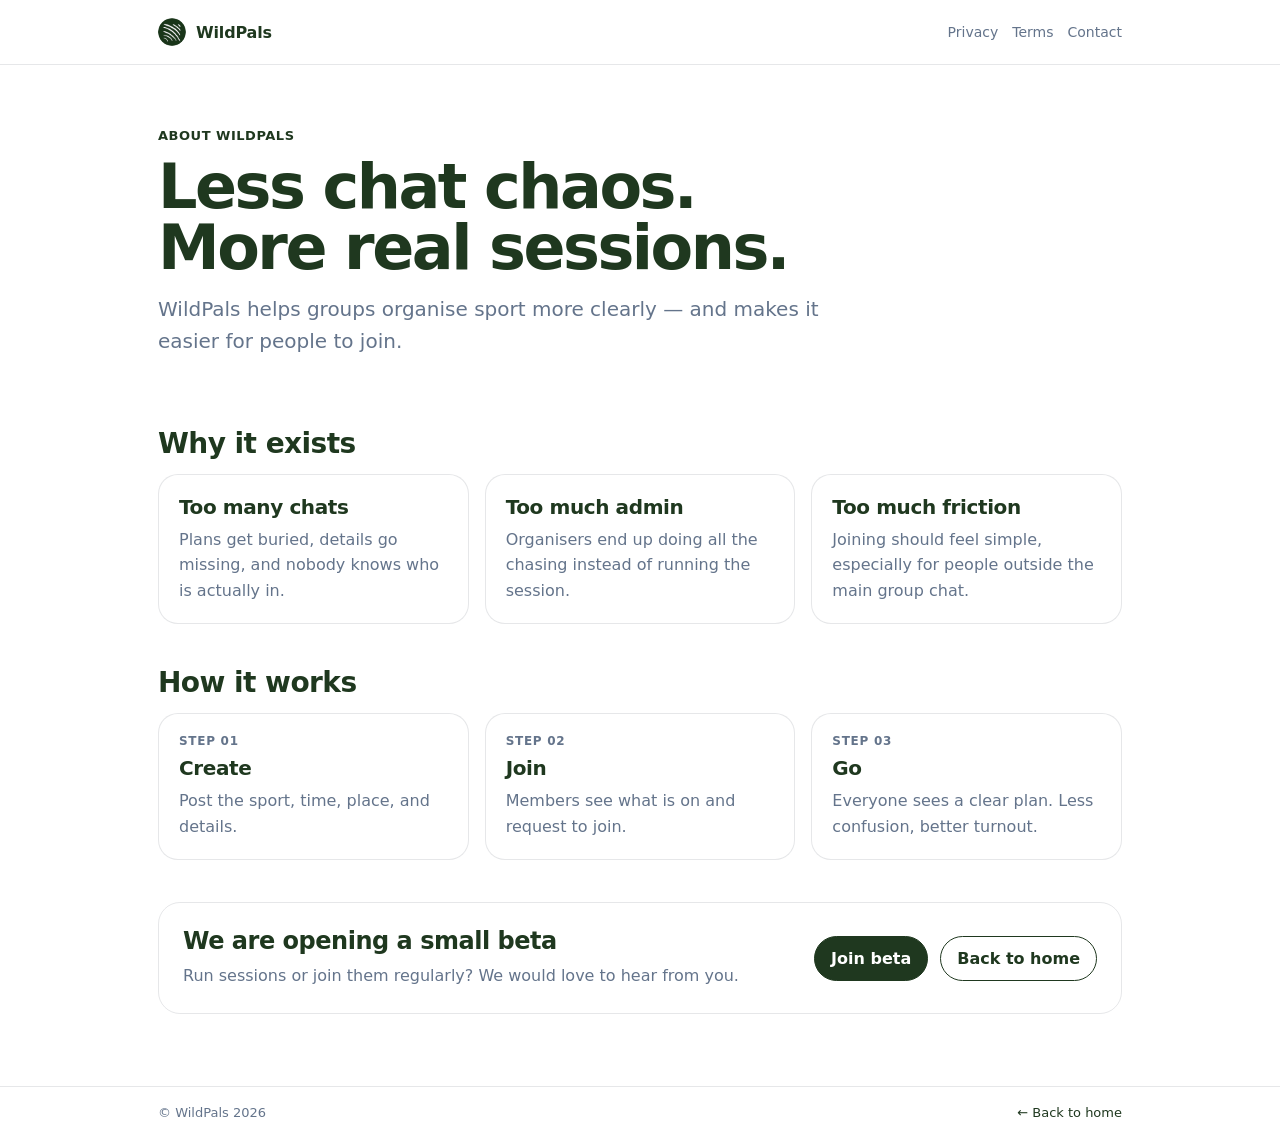
<file: about.html>
<!doctype html>
<html lang="en">
<head>
  <meta charset="utf-8" />
  <link rel="icon" type="image/png" href="logo.png">
  <meta name="viewport" content="width=device-width,initial-scale=1" />
  <title>About Us — WildPals</title>
  <style>
    :root{
      --green:#1f381f;
      --text:#0f172a;
      --muted:#64748b;
      --border:rgba(15,23,42,0.10);
      --max:1000px;
      --shadow:0 16px 36px rgba(15,23,42,0.08);
    }

    *{box-sizing:border-box}

    body{
      margin:0;
      font-family: system-ui, -apple-system, Segoe UI, Roboto, Arial, sans-serif;
      color:var(--text);
      background:#fff;
    }

    a{color:var(--green); text-decoration:none}
    a:hover{text-decoration:none}

    .top{
      border-bottom:1px solid var(--border);
    }

    .topbar{
      max-width:var(--max);
      margin:0 auto;
      padding:18px;
      display:flex;
      align-items:center;
      justify-content:space-between;
      gap:14px;
    }

    .brand{
      display:flex;
      align-items:center;
      gap:10px;
      font-weight:800;
      letter-spacing:-0.01em;
      color:var(--green);
    }

    .brand img{
      width:28px;
      height:28px;
      border-radius:999px;
    }

    .links{
      display:flex;
      gap:14px;
      font-size:14px;
      color:var(--muted);
      flex-wrap:wrap;
    }

    .links a{color:var(--muted)}
    .links a:hover{color:var(--text)}

    main{
      max-width:var(--max);
      margin:0 auto;
      padding:40px 18px 72px;
    }

    .hero{
      padding:20px 0 28px;
    }

    .eyebrow{
      display:inline-block;
      margin-bottom:14px;
      color:var(--green);
      font-size:13px;
      font-weight:800;
      letter-spacing:0.04em;
      text-transform:uppercase;
    }

    h1{
      margin:0 0 14px;
      color:var(--green);
      font-size:clamp(38px, 5vw, 62px);
      line-height:0.98;
      letter-spacing:-0.04em;
      max-width:700px;
    }

    .lede{
      margin:0;
      max-width:700px;
      color:var(--muted);
      font-size:20px;
      line-height:1.6;
    }

    .section{
      margin-top:42px;
    }

    .section h2{
      margin:0 0 14px;
      color:var(--green);
      font-size:28px;
      letter-spacing:-0.02em;
    }

    .grid{
      display:grid;
      grid-template-columns:repeat(3, 1fr);
      gap:16px;
    }

    .card{
      border:1px solid var(--border);
      border-radius:20px;
      padding:20px;
      background:#fff;
      transition:transform .2s ease, box-shadow .2s ease;
    }

    .card:hover{
      transform:translateY(-4px);
      box-shadow:var(--shadow);
    }

    .card h3{
      margin:0 0 8px;
      color:var(--green);
      font-size:20px;
      letter-spacing:-0.02em;
    }

    .card p{
      margin:0;
      color:var(--muted);
      line-height:1.6;
    }

    .steps{
      display:grid;
      grid-template-columns:repeat(3, 1fr);
      gap:16px;
    }

    .step{
      border:1px solid var(--border);
      border-radius:20px;
      padding:20px;
      background:#fff;
    }

    .step-number{
      margin-bottom:8px;
      font-size:12px;
      font-weight:800;
      color:var(--muted);
      letter-spacing:0.06em;
    }

    .step h3{
      margin:0 0 8px;
      color:var(--green);
      font-size:20px;
      letter-spacing:-0.02em;
    }

    .step p{
      margin:0;
      color:var(--muted);
      line-height:1.6;
    }

    .cta-box{
      margin-top:42px;
      border:1px solid var(--border);
      border-radius:22px;
      padding:24px;
      display:flex;
      justify-content:space-between;
      align-items:center;
      gap:18px;
      flex-wrap:wrap;
    }

    .cta-copy h3{
      margin:0 0 8px;
      color:var(--green);
      font-size:24px;
      letter-spacing:-0.02em;
    }

    .cta-copy p{
      margin:0;
      color:var(--muted);
      line-height:1.6;
      max-width:560px;
    }

    .cta-actions{
      display:flex;
      gap:12px;
      flex-wrap:wrap;
    }

    .btn{
      display:inline-flex;
      align-items:center;
      justify-content:center;
      padding:12px 16px;
      border-radius:999px;
      border:1px solid var(--green);
      background:var(--green);
      color:#fff;
      font-weight:800;
    }

    .btn.secondary{
      background:transparent;
      color:var(--green);
    }

    footer{
      border-top:1px solid var(--border);
      color:var(--muted);
      font-size:13px;
    }

    .footerbar{
      max-width:var(--max);
      margin:0 auto;
      padding:18px;
      display:flex;
      justify-content:space-between;
      gap:12px;
      flex-wrap:wrap;
    }

    @media (max-width:900px){
      .grid,
      .steps{
        grid-template-columns:1fr;
      }

      .lede{
        font-size:18px;
      }
    }
  </style>
</head>
<body>
  <header class="top">
    <div class="topbar">
      <a class="brand" href="/">
        <img src="logo.png" alt="WildPals logo" />
        <span>WildPals</span>
      </a>
      <nav class="links">
        <a href="/privacy.html">Privacy</a>
        <a href="/terms.html">Terms</a>
        <a href="mailto:hello@wildpals.uk?subject=WildPals%20Question">Contact</a>
      </nav>
    </div>
  </header>

  <main>
    <section class="hero">
      <div class="eyebrow">About WildPals</div>
      <h1>Less chat chaos. More real sessions.</h1>
      <p class="lede">
        WildPals helps groups organise sport more clearly — and makes it easier for people to join.
      </p>
    </section>

    <section class="section">
      <h2>Why it exists</h2>
      <div class="grid">
        <div class="card">
          <h3>Too many chats</h3>
          <p>Plans get buried, details go missing, and nobody knows who is actually in.</p>
        </div>
        <div class="card">
          <h3>Too much admin</h3>
          <p>Organisers end up doing all the chasing instead of running the session.</p>
        </div>
        <div class="card">
          <h3>Too much friction</h3>
          <p>Joining should feel simple, especially for people outside the main group chat.</p>
        </div>
      </div>
    </section>

    <section class="section">
      <h2>How it works</h2>
      <div class="steps">
        <div class="step">
          <div class="step-number">STEP 01</div>
          <h3>Create</h3>
          <p>Post the sport, time, place, and details.</p>
        </div>
        <div class="step">
          <div class="step-number">STEP 02</div>
          <h3>Join</h3>
          <p>Members see what is on and request to join.</p>
        </div>
        <div class="step">
          <div class="step-number">STEP 03</div>
          <h3>Go</h3>
          <p>Everyone sees a clear plan. Less confusion, better turnout.</p>
        </div>
      </div>
    </section>

    <section class="cta-box">
      <div class="cta-copy">
        <h3>We are opening a small beta</h3>
        <p>Run sessions or join them regularly? We would love to hear from you.</p>
      </div>
      <div class="cta-actions">
        <a class="btn" href="mailto:hello@wildpals.uk?subject=WildPals%20Beta%20Tester">Join beta</a>
        <a class="btn secondary" href="/">Back to home</a>
      </div>
    </section>
  </main>

  <footer>
    <div class="footerbar">
      <div>© WildPals 2026</div>
      <div><a href="/">← Back to home</a></div>
    </div>
  </footer>
</body>
</html>
</file>
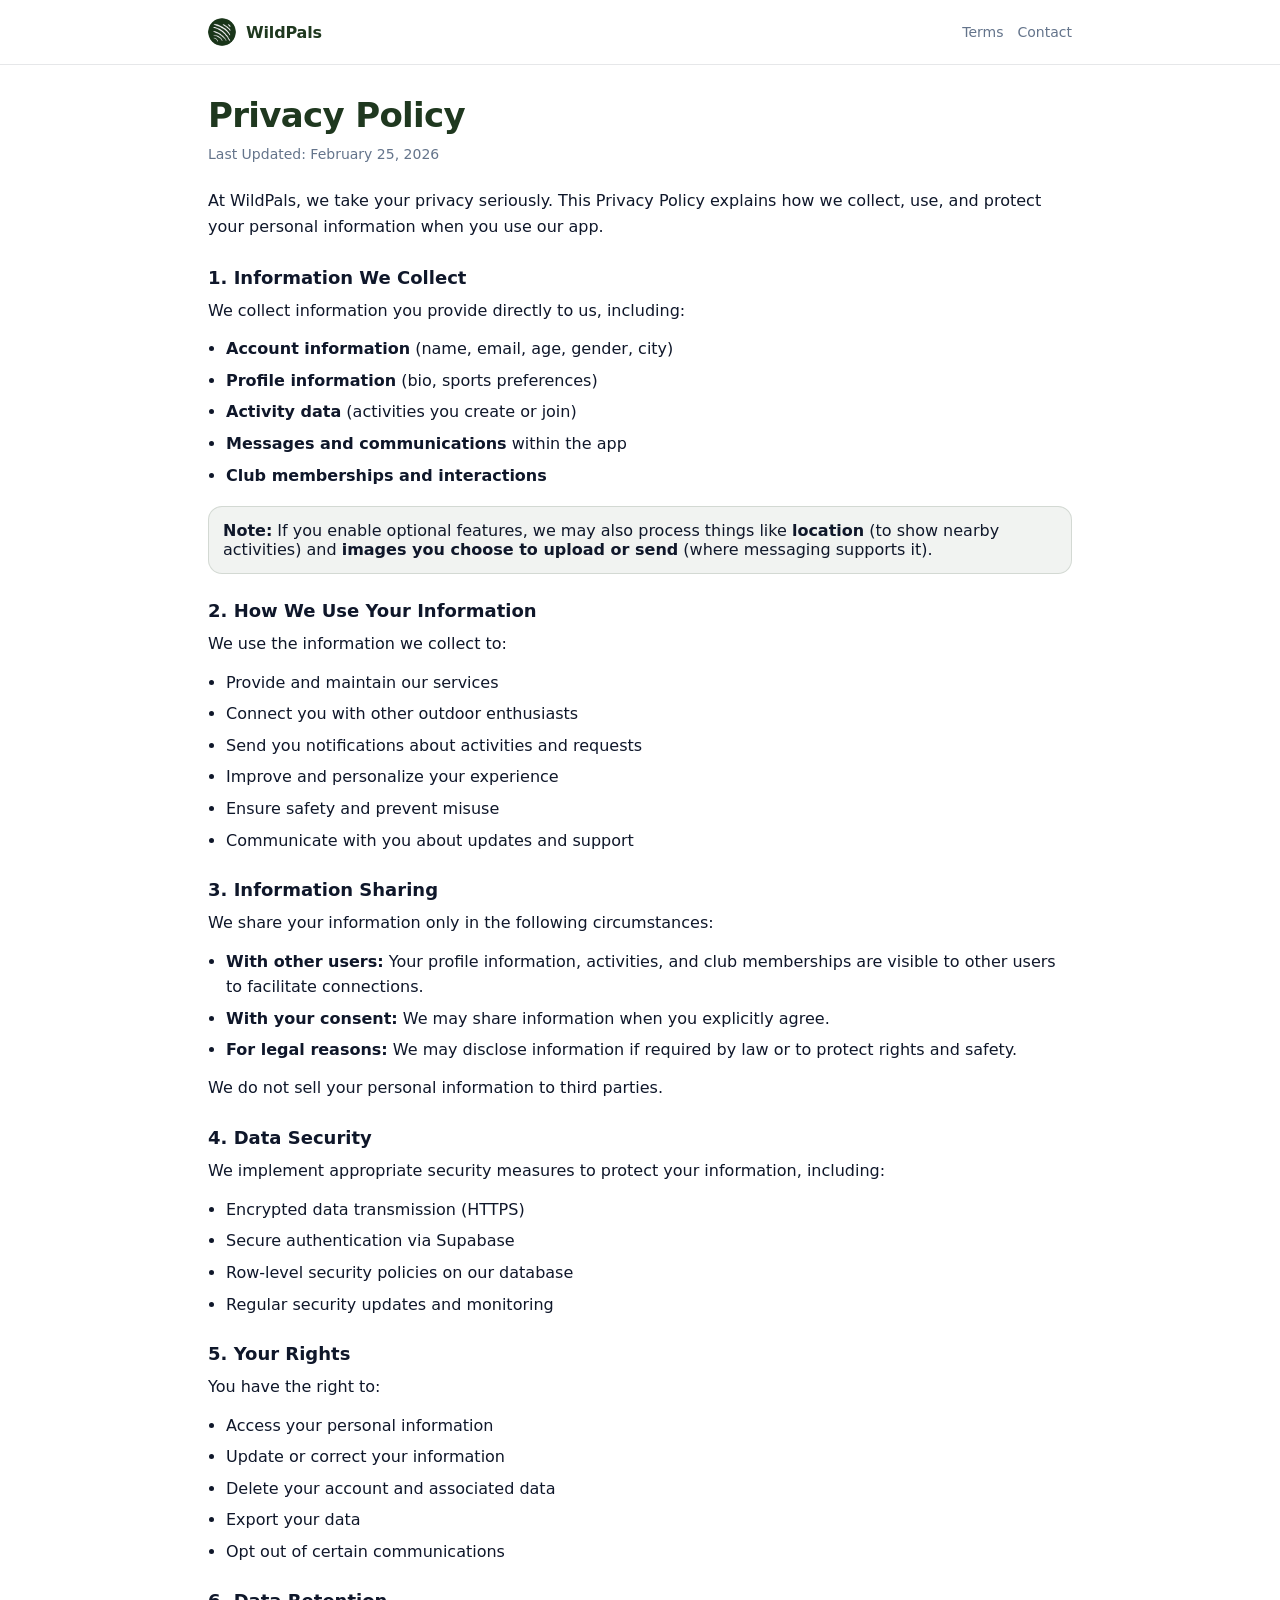
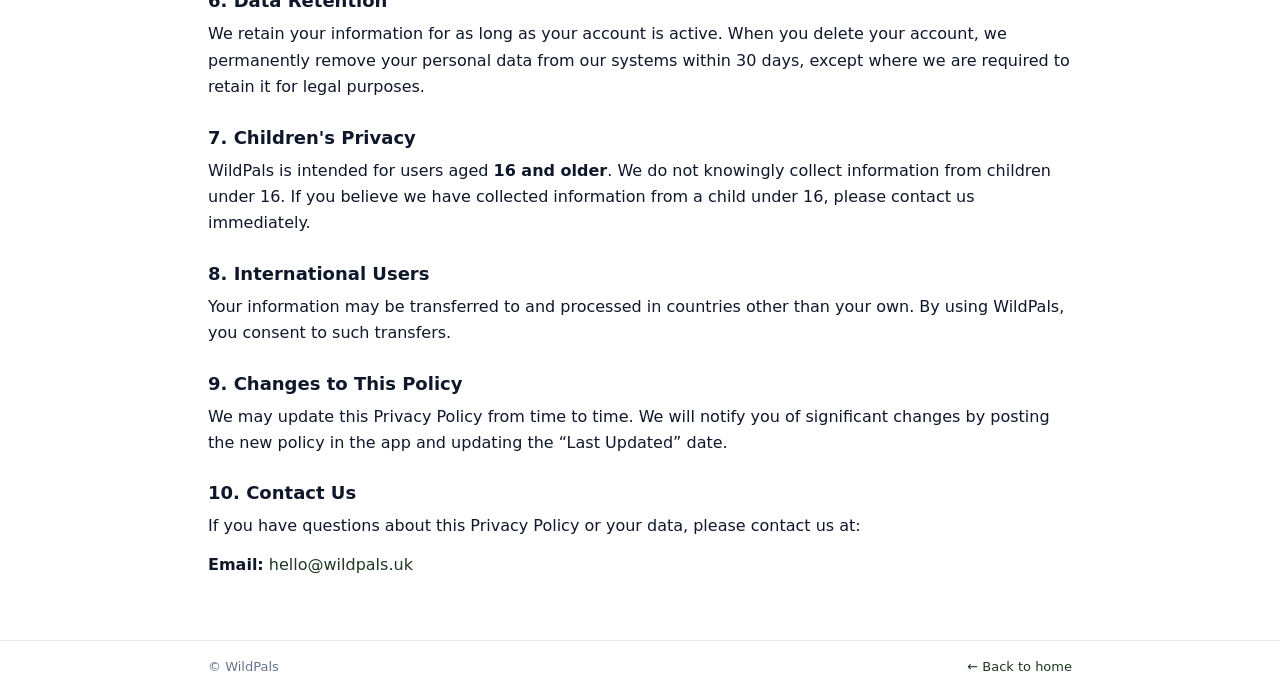
<file: privacy.html>
<!doctype html>
<html lang="en">
<head>
  <meta charset="utf-8" />
  <link rel="icon" type="image/png" href="logo.png">
  <meta name="viewport" content="width=device-width,initial-scale=1" />
  <title>Privacy Policy — WildPals</title>
  <style>
    :root{
      --green:#1f381f;
      --text:#0f172a;
      --muted:#64748b;
      --border:rgba(15,23,42,0.10);
      --max:900px;
    }
    *{box-sizing:border-box}
    body{
      margin:0;
      font-family: system-ui, -apple-system, Segoe UI, Roboto, Arial, sans-serif;
      color:var(--text);
      background:#fff;
    }
    a{color:var(--green); text-decoration:none}
    a:hover{text-decoration:underline}
    .top{
      border-bottom:1px solid var(--border);
    }
    .topbar{
      max-width:var(--max);
      margin:0 auto;
      padding:18px 18px;
      display:flex;
      align-items:center;
      justify-content:space-between;
      gap:14px;
    }
    .brand{
      display:flex;
      align-items:center;
      gap:10px;
      font-weight:800;
      letter-spacing:-0.01em;
      color:var(--green);
    }
    .brand img{width:28px;height:28px;border-radius:999px}
    .links{
      display:flex;
      gap:14px;
      font-size:14px;
      color:var(--muted);
    }
    .links a{color:var(--muted)}
    .links a:hover{color:var(--text)}
    main{
      max-width:var(--max);
      margin:0 auto;
      padding:30px 18px 50px;
    }
    h1{
      margin:0 0 8px;
      color:var(--green);
      font-size:34px;
      letter-spacing:-0.02em;
    }
    .updated{
      margin:0 0 22px;
      color:var(--muted);
      font-size:14px;
    }
    h2{
      margin:26px 0 10px;
      font-size:18px;
      color:var(--text);
    }
    p{margin:0 0 12px; line-height:1.65}
    ul{margin:0 0 12px 18px; padding:0}
    li{margin:6px 0; line-height:1.6}
    .note{
      background:rgba(31,56,31,0.06);
      border:1px solid rgba(31,56,31,0.14);
      padding:14px 14px;
      border-radius:14px;
      color:#0f172a;
      margin:18px 0 6px;
    }
    footer{
      border-top:1px solid var(--border);
      color:var(--muted);
      font-size:13px;
    }
    .footerbar{
      max-width:var(--max);
      margin:0 auto;
      padding:18px 18px;
      display:flex;
      justify-content:space-between;
      gap:12px;
      flex-wrap:wrap;
    }
  </style>
</head>
<body>
  <header class="top">
    <div class="topbar">
      <a class="brand" href="/">
        <img src="logo.png" alt="WildPals logo" />
        <span>WildPals</span>
      </a>
      <nav class="links">
        <a href="/terms.html">Terms</a>
        <a href="mailto:hello@wildpals.uk?subject=Privacy%20Question">Contact</a>
      </nav>
    </div>
  </header>

  <main>
    <h1>Privacy Policy</h1>
    <p class="updated">Last Updated: February 25, 2026</p>

    <p>At WildPals, we take your privacy seriously. This Privacy Policy explains how we collect, use, and protect your personal information when you use our app.</p>

    <h2>1. Information We Collect</h2>
    <p>We collect information you provide directly to us, including:</p>
    <ul>
      <li><strong>Account information</strong> (name, email, age, gender, city)</li>
      <li><strong>Profile information</strong> (bio, sports preferences)</li>
      <li><strong>Activity data</strong> (activities you create or join)</li>
      <li><strong>Messages and communications</strong> within the app</li>
      <li><strong>Club memberships and interactions</strong></li>
    </ul>

    <div class="note">
      <strong>Note:</strong> If you enable optional features, we may also process things like <strong>location</strong> (to show nearby activities) and <strong>images you choose to upload or send</strong> (where messaging supports it).
    </div>

    <h2>2. How We Use Your Information</h2>
    <p>We use the information we collect to:</p>
    <ul>
      <li>Provide and maintain our services</li>
      <li>Connect you with other outdoor enthusiasts</li>
      <li>Send you notifications about activities and requests</li>
      <li>Improve and personalize your experience</li>
      <li>Ensure safety and prevent misuse</li>
      <li>Communicate with you about updates and support</li>
    </ul>

    <h2>3. Information Sharing</h2>
    <p>We share your information only in the following circumstances:</p>
    <ul>
      <li><strong>With other users:</strong> Your profile information, activities, and club memberships are visible to other users to facilitate connections.</li>
      <li><strong>With your consent:</strong> We may share information when you explicitly agree.</li>
      <li><strong>For legal reasons:</strong> We may disclose information if required by law or to protect rights and safety.</li>
    </ul>
    <p>We do not sell your personal information to third parties.</p>

    <h2>4. Data Security</h2>
    <p>We implement appropriate security measures to protect your information, including:</p>
    <ul>
      <li>Encrypted data transmission (HTTPS)</li>
      <li>Secure authentication via Supabase</li>
      <li>Row-level security policies on our database</li>
      <li>Regular security updates and monitoring</li>
    </ul>

    <h2>5. Your Rights</h2>
    <p>You have the right to:</p>
    <ul>
      <li>Access your personal information</li>
      <li>Update or correct your information</li>
      <li>Delete your account and associated data</li>
      <li>Export your data</li>
      <li>Opt out of certain communications</li>
    </ul>

    <h2>6. Data Retention</h2>
    <p>We retain your information for as long as your account is active. When you delete your account, we permanently remove your personal data from our systems within 30 days, except where we are required to retain it for legal purposes.</p>

    <h2>7. Children's Privacy</h2>
    <p>WildPals is intended for users aged <strong>16 and older</strong>. We do not knowingly collect information from children under 16. If you believe we have collected information from a child under 16, please contact us immediately.</p>

    <h2>8. International Users</h2>
    <p>Your information may be transferred to and processed in countries other than your own. By using WildPals, you consent to such transfers.</p>

    <h2>9. Changes to This Policy</h2>
    <p>We may update this Privacy Policy from time to time. We will notify you of significant changes by posting the new policy in the app and updating the “Last Updated” date.</p>

    <h2>10. Contact Us</h2>
    <p>If you have questions about this Privacy Policy or your data, please contact us at:</p>
    <p><strong>Email:</strong> <a href="mailto:hello@wildpals.uk">hello@wildpals.uk</a></p>
  </main>

  <footer>
    <div class="footerbar">
      <div>© WildPals</div>
      <div><a href="/">← Back to home</a></div>
    </div>
  </footer>
</body>
</html>
</file>
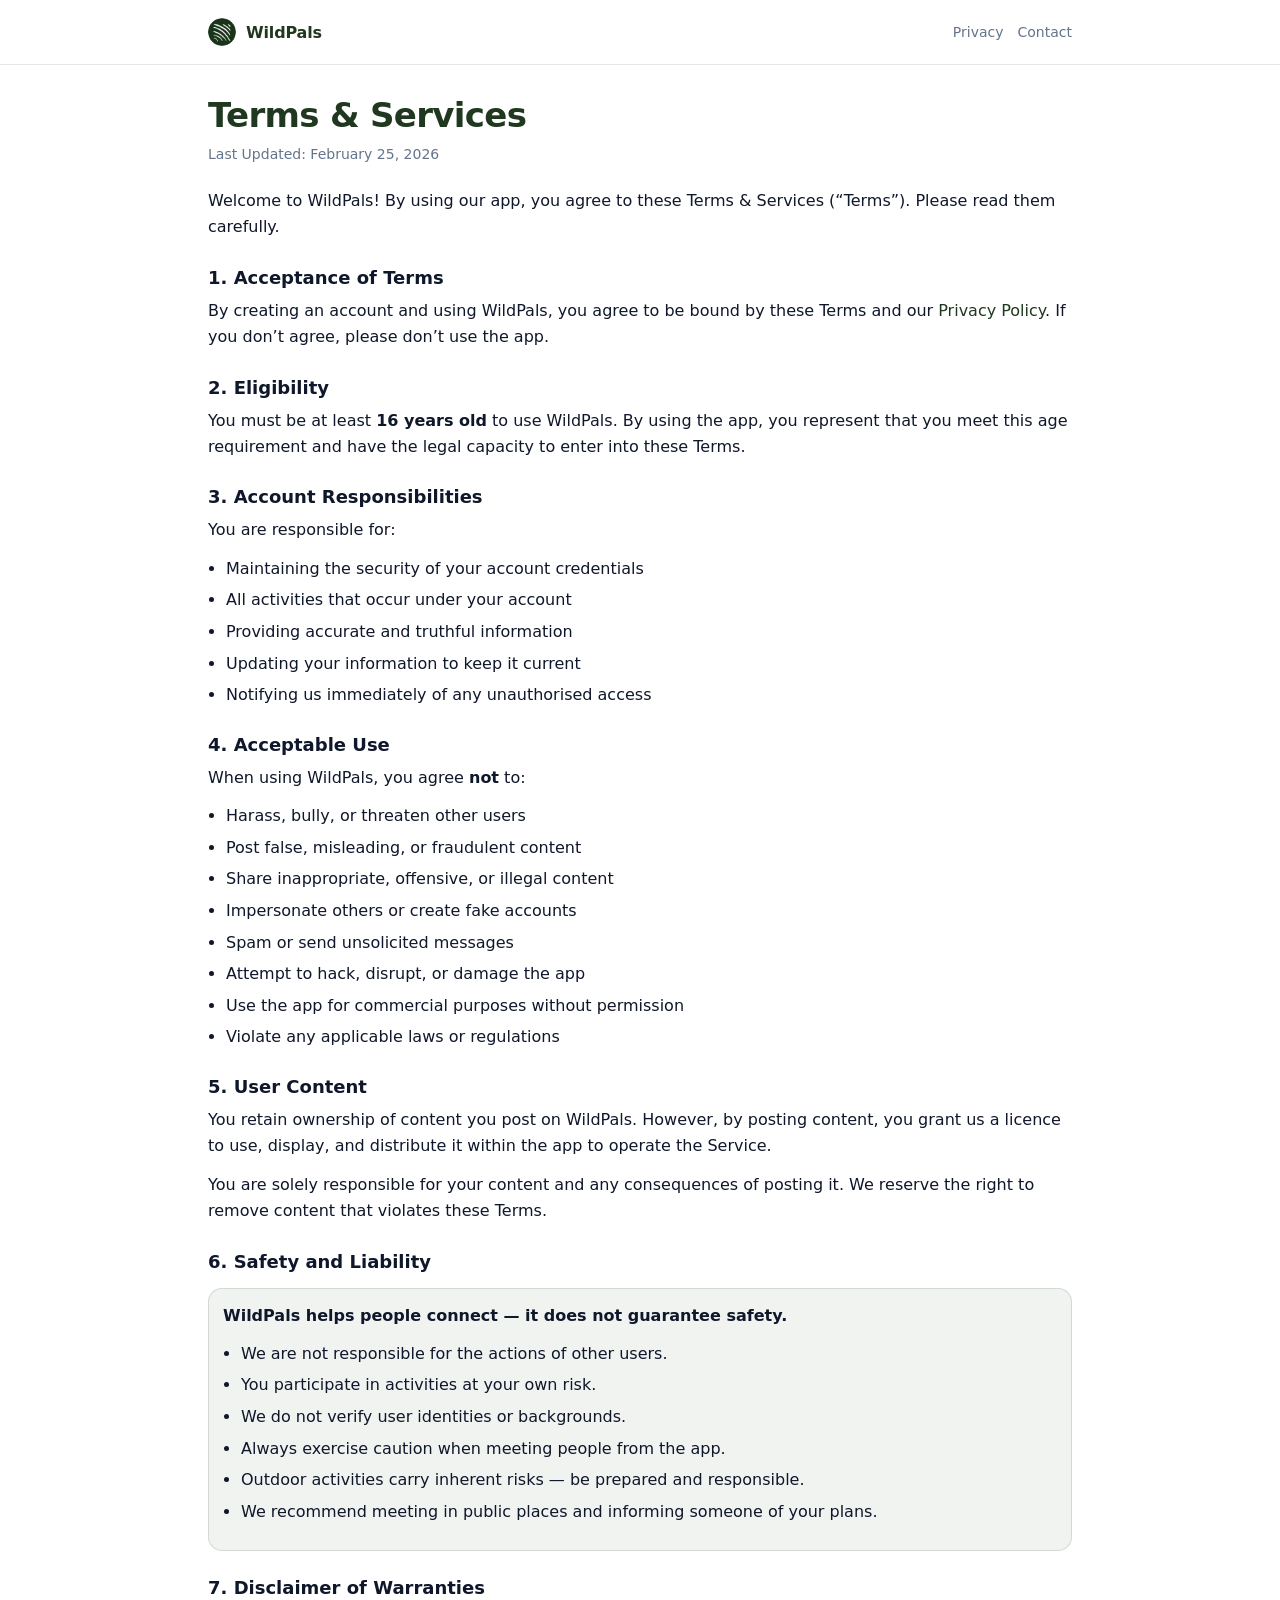
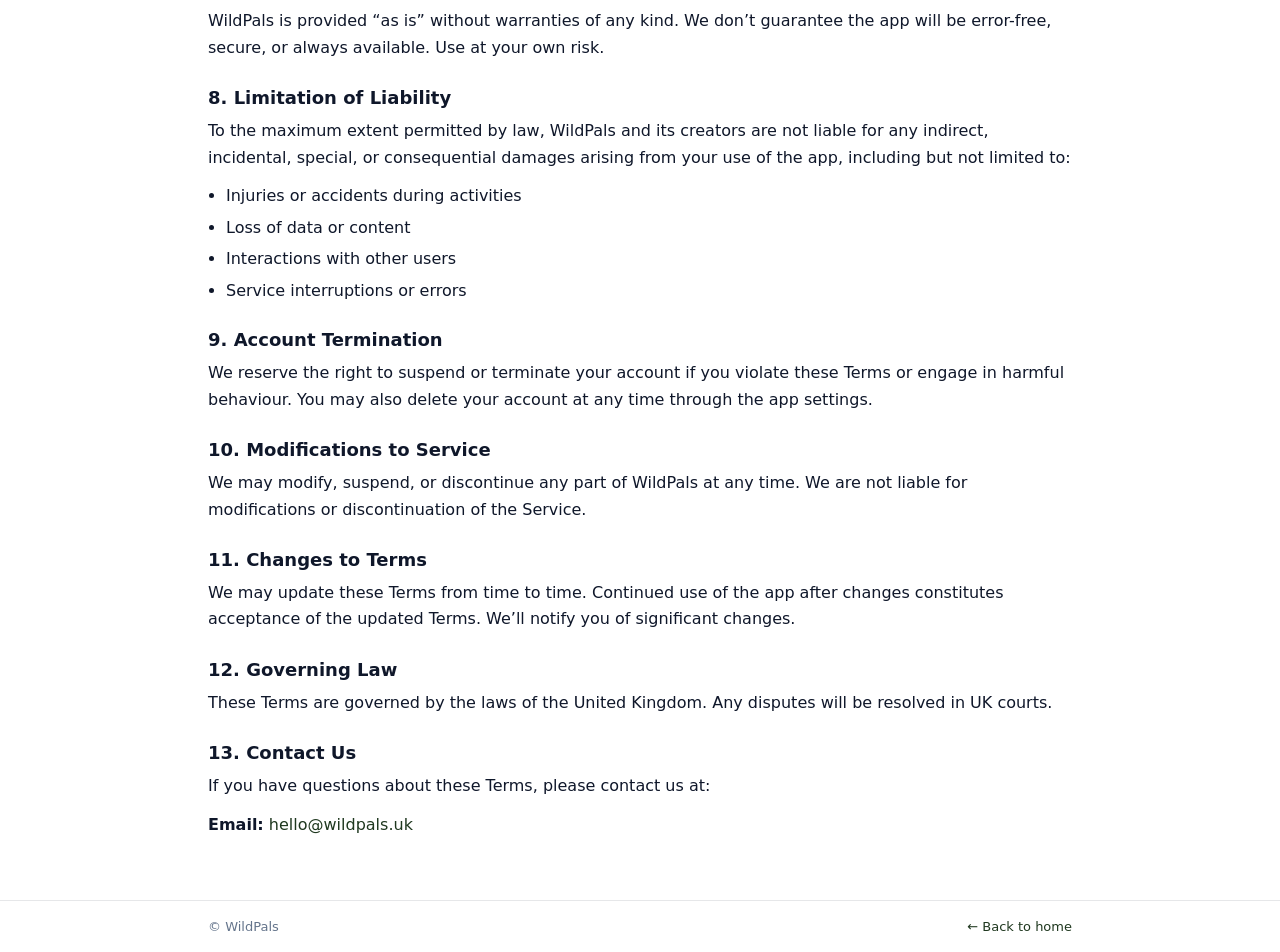
<file: terms.html>
<!doctype html>
<html lang="en">
<head>
  <meta charset="utf-8" />
  <link rel="icon" type="image/png" href="logo.png">
  <meta name="viewport" content="width=device-width,initial-scale=1" />
  <title>Terms & Services — WildPals</title>
  <style>
    :root{
      --green:#1f381f;
      --text:#0f172a;
      --muted:#64748b;
      --border:rgba(15,23,42,0.10);
      --max:900px;
    }
    *{box-sizing:border-box}
    body{
      margin:0;
      font-family: system-ui, -apple-system, Segoe UI, Roboto, Arial, sans-serif;
      color:var(--text);
      background:#fff;
    }
    a{color:var(--green); text-decoration:none}
    a:hover{text-decoration:underline}
    .top{border-bottom:1px solid var(--border)}
    .topbar{
      max-width:var(--max);
      margin:0 auto;
      padding:18px 18px;
      display:flex;
      align-items:center;
      justify-content:space-between;
      gap:14px;
    }
    .brand{
      display:flex;
      align-items:center;
      gap:10px;
      font-weight:800;
      letter-spacing:-0.01em;
      color:var(--green);
    }
    .brand img{width:28px;height:28px;border-radius:999px}
    .links{
      display:flex;
      gap:14px;
      font-size:14px;
      color:var(--muted);
    }
    .links a{color:var(--muted)}
    .links a:hover{color:var(--text)}
    main{
      max-width:var(--max);
      margin:0 auto;
      padding:30px 18px 50px;
    }
    h1{
      margin:0 0 8px;
      color:var(--green);
      font-size:34px;
      letter-spacing:-0.02em;
    }
    .updated{
      margin:0 0 22px;
      color:var(--muted);
      font-size:14px;
    }
    h2{margin:26px 0 10px; font-size:18px}
    p{margin:0 0 12px; line-height:1.65}
    ul{margin:0 0 12px 18px; padding:0}
    li{margin:6px 0; line-height:1.6}
    .note{
      background:rgba(31,56,31,0.06);
      border:1px solid rgba(31,56,31,0.14);
      padding:14px;
      border-radius:14px;
      margin:16px 0;
    }
    footer{
      border-top:1px solid var(--border);
      color:var(--muted);
      font-size:13px;
    }
    .footerbar{
      max-width:var(--max);
      margin:0 auto;
      padding:18px 18px;
      display:flex;
      justify-content:space-between;
      gap:12px;
      flex-wrap:wrap;
    }
  </style>
</head>
<body>
  <header class="top">
    <div class="topbar">
      <a class="brand" href="/">
        <img src="logo.png" alt="WildPals logo" />
        <span>WildPals</span>
      </a>
      <nav class="links">
        <a href="/privacy.html">Privacy</a>
        <a href="mailto:hello@wildpals.uk?subject=Terms%20Question">Contact</a>
      </nav>
    </div>
  </header>

  <main>
    <h1>Terms &amp; Services</h1>
    <p class="updated">Last Updated: February 25, 2026</p>

    <p>Welcome to WildPals! By using our app, you agree to these Terms &amp; Services (“Terms”). Please read them carefully.</p>

    <h2>1. Acceptance of Terms</h2>
    <p>By creating an account and using WildPals, you agree to be bound by these Terms and our <a href="/privacy.html">Privacy Policy</a>. If you don’t agree, please don’t use the app.</p>

    <h2>2. Eligibility</h2>
    <p>You must be at least <strong>16 years old</strong> to use WildPals. By using the app, you represent that you meet this age requirement and have the legal capacity to enter into these Terms.</p>

    <h2>3. Account Responsibilities</h2>
    <p>You are responsible for:</p>
    <ul>
      <li>Maintaining the security of your account credentials</li>
      <li>All activities that occur under your account</li>
      <li>Providing accurate and truthful information</li>
      <li>Updating your information to keep it current</li>
      <li>Notifying us immediately of any unauthorised access</li>
    </ul>

    <h2>4. Acceptable Use</h2>
    <p>When using WildPals, you agree <strong>not</strong> to:</p>
    <ul>
      <li>Harass, bully, or threaten other users</li>
      <li>Post false, misleading, or fraudulent content</li>
      <li>Share inappropriate, offensive, or illegal content</li>
      <li>Impersonate others or create fake accounts</li>
      <li>Spam or send unsolicited messages</li>
      <li>Attempt to hack, disrupt, or damage the app</li>
      <li>Use the app for commercial purposes without permission</li>
      <li>Violate any applicable laws or regulations</li>
    </ul>

    <h2>5. User Content</h2>
    <p>You retain ownership of content you post on WildPals. However, by posting content, you grant us a licence to use, display, and distribute it within the app to operate the Service.</p>
    <p>You are solely responsible for your content and any consequences of posting it. We reserve the right to remove content that violates these Terms.</p>

    <h2>6. Safety and Liability</h2>
    <div class="note">
      <p><strong>WildPals helps people connect — it does not guarantee safety.</strong></p>
      <ul>
        <li>We are not responsible for the actions of other users.</li>
        <li>You participate in activities at your own risk.</li>
        <li>We do not verify user identities or backgrounds.</li>
        <li>Always exercise caution when meeting people from the app.</li>
        <li>Outdoor activities carry inherent risks — be prepared and responsible.</li>
        <li>We recommend meeting in public places and informing someone of your plans.</li>
      </ul>
    </div>

    <h2>7. Disclaimer of Warranties</h2>
    <p>WildPals is provided “as is” without warranties of any kind. We don’t guarantee the app will be error-free, secure, or always available. Use at your own risk.</p>

    <h2>8. Limitation of Liability</h2>
    <p>To the maximum extent permitted by law, WildPals and its creators are not liable for any indirect, incidental, special, or consequential damages arising from your use of the app, including but not limited to:</p>
    <ul>
      <li>Injuries or accidents during activities</li>
      <li>Loss of data or content</li>
      <li>Interactions with other users</li>
      <li>Service interruptions or errors</li>
    </ul>

    <h2>9. Account Termination</h2>
    <p>We reserve the right to suspend or terminate your account if you violate these Terms or engage in harmful behaviour. You may also delete your account at any time through the app settings.</p>

    <h2>10. Modifications to Service</h2>
    <p>We may modify, suspend, or discontinue any part of WildPals at any time. We are not liable for modifications or discontinuation of the Service.</p>

    <h2>11. Changes to Terms</h2>
    <p>We may update these Terms from time to time. Continued use of the app after changes constitutes acceptance of the updated Terms. We’ll notify you of significant changes.</p>

    <h2>12. Governing Law</h2>
    <p>These Terms are governed by the laws of the United Kingdom. Any disputes will be resolved in UK courts.</p>

    <h2>13. Contact Us</h2>
    <p>If you have questions about these Terms, please contact us at:</p>
    <p><strong>Email:</strong> <a href="mailto:hello@wildpals.uk">hello@wildpals.uk</a></p>
  </main>

  <footer>
    <div class="footerbar">
      <div>© WildPals</div>
      <div><a href="/">← Back to home</a></div>
    </div>
  </footer>
</body>
</html>
</file>
